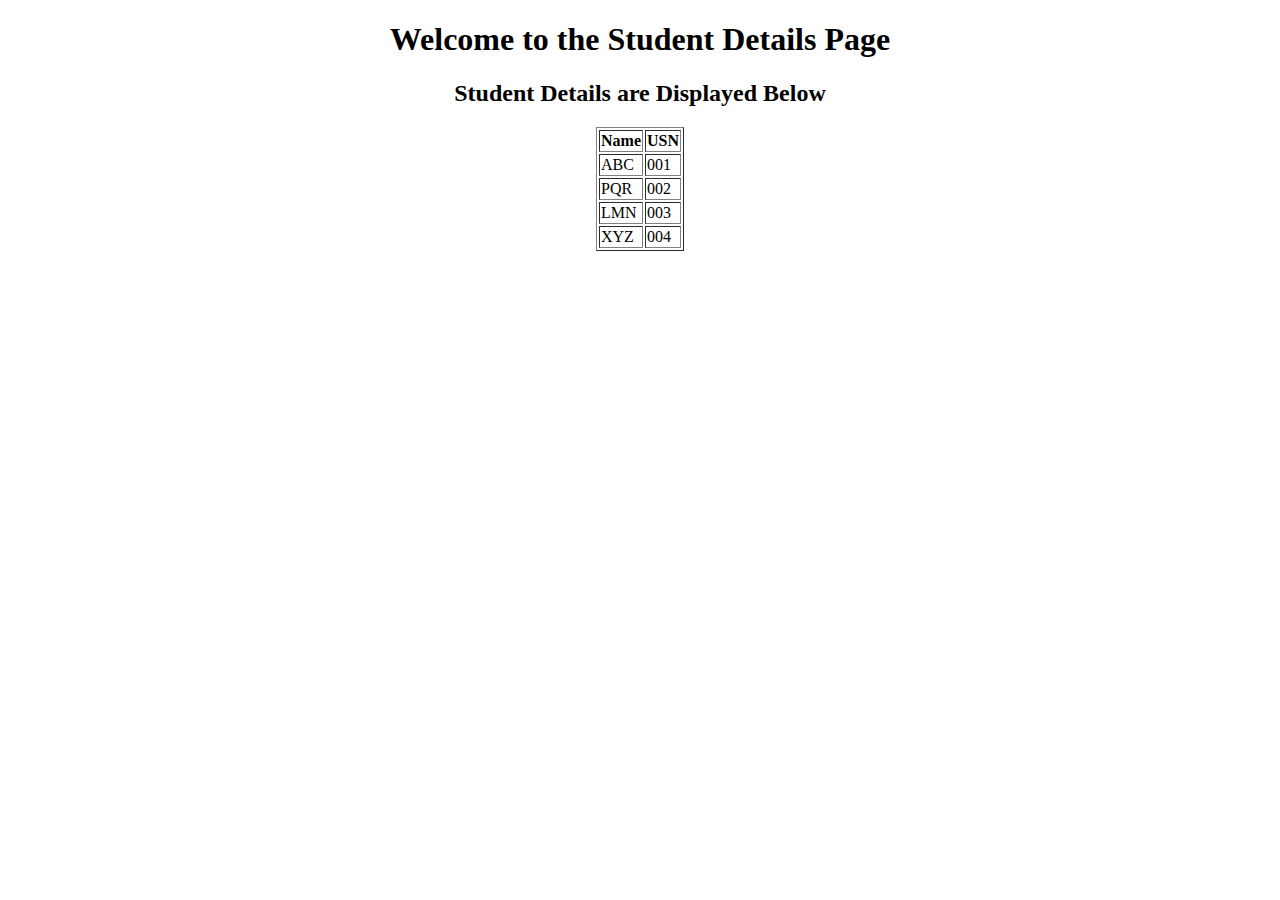
<file: index.html>
<!DOCTYPE html>
<html lang="en">
<head>
    <meta charset="UTF-8">
    <meta name="viewport" content="width=device-width, initial-scale=1.0">
    <title>Student Information</title>
</head>
<body>
    <h1 style="text-align:center">Welcome to the Student Details Page</h1>
    <h2 style="text-align:center;">Student Details are Displayed Below</h2>
    
    <table border="1px" align="center">
        <tr>
            <th>Name</th>
            <th>USN</th>
        </tr>
        <tr>
            <td>ABC</td>
            <td>001</td>
        </tr>
        <tr>
            <td>PQR</td>
            <td>002</td>
        </tr>
        <tr>
            <td>LMN</td>
            <td>003</td>
        </tr>
        <tr>
            <td>XYZ</td>
            <td>004</td>
        </tr>
    </table>
    
</body>
</html>
</file>
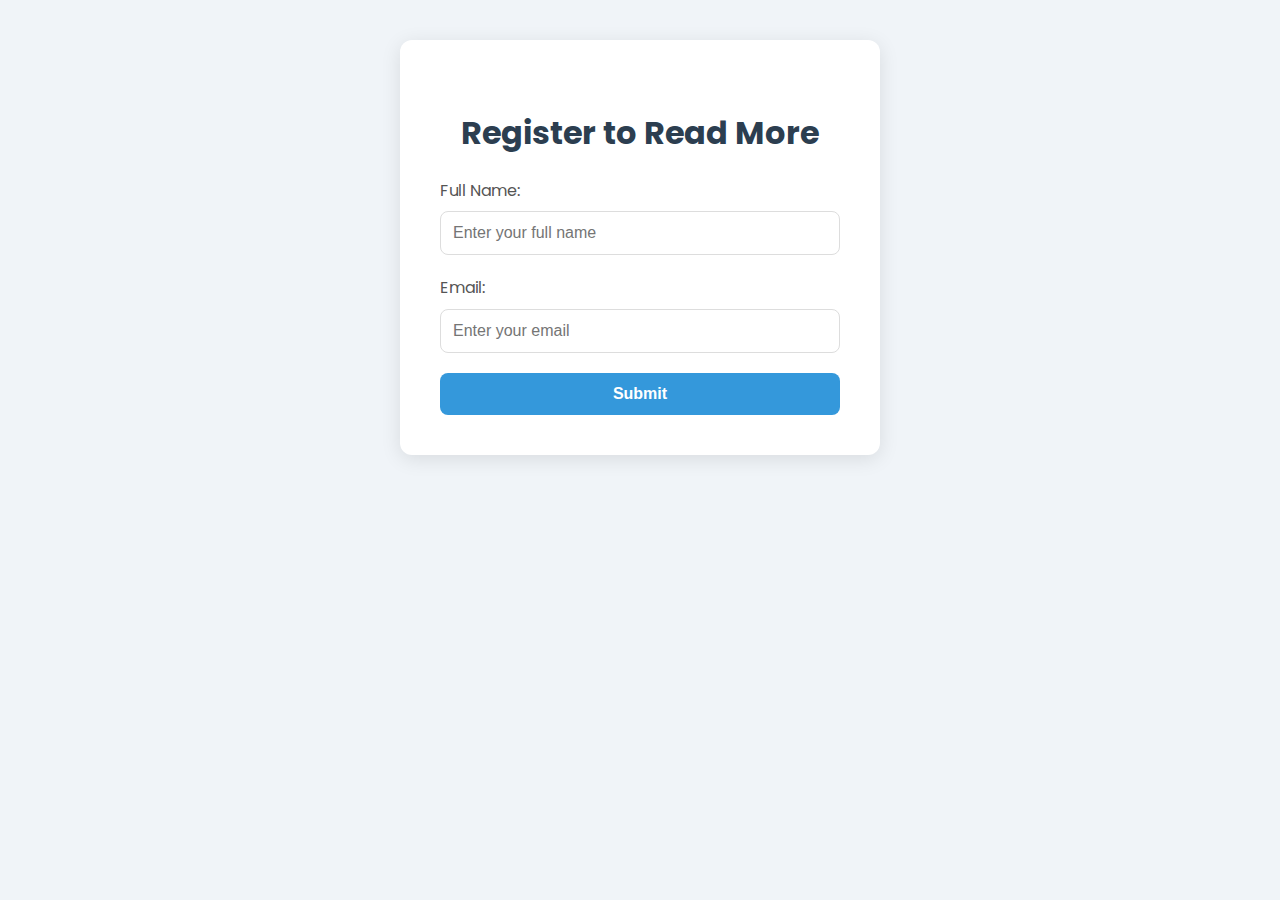
<file: news-register.html>
<!DOCTYPE html>
<html lang="en">
<head>
    <meta charset="UTF-8">
    <meta name="viewport" content="width=device-width, initial-scale=1.0">
    <title>Register for More News</title>
    <link rel="stylesheet" href="news-style.css">
    <link href="https://fonts.googleapis.com/css2?family=Poppins:wght@300;400;600&display=swap" rel="stylesheet">
</head>
<body>
    <section class="register-container">
        <h2>Register to Read More</h2>
        <form id="registrationForm">
            <label for="name">Full Name:</label>
            <input type="text" id="name" name="name" placeholder="Enter your full name" required>

            <label for="email">Email:</label>
            <input type="email" id="email" name="email" placeholder="Enter your email" required>

            <button type="submit">Submit</button>
        </form>
    </section>

    <script>
        document.getElementById("registrationForm").addEventListener("submit", function(event) {
            event.preventDefault();
            alert("Thank you for registering! Redirecting to the main page...");
            setTimeout(() => {
                window.location.href = "news.html";
            }, 1500);
        });
    </script>
</body>
</html>
</file>
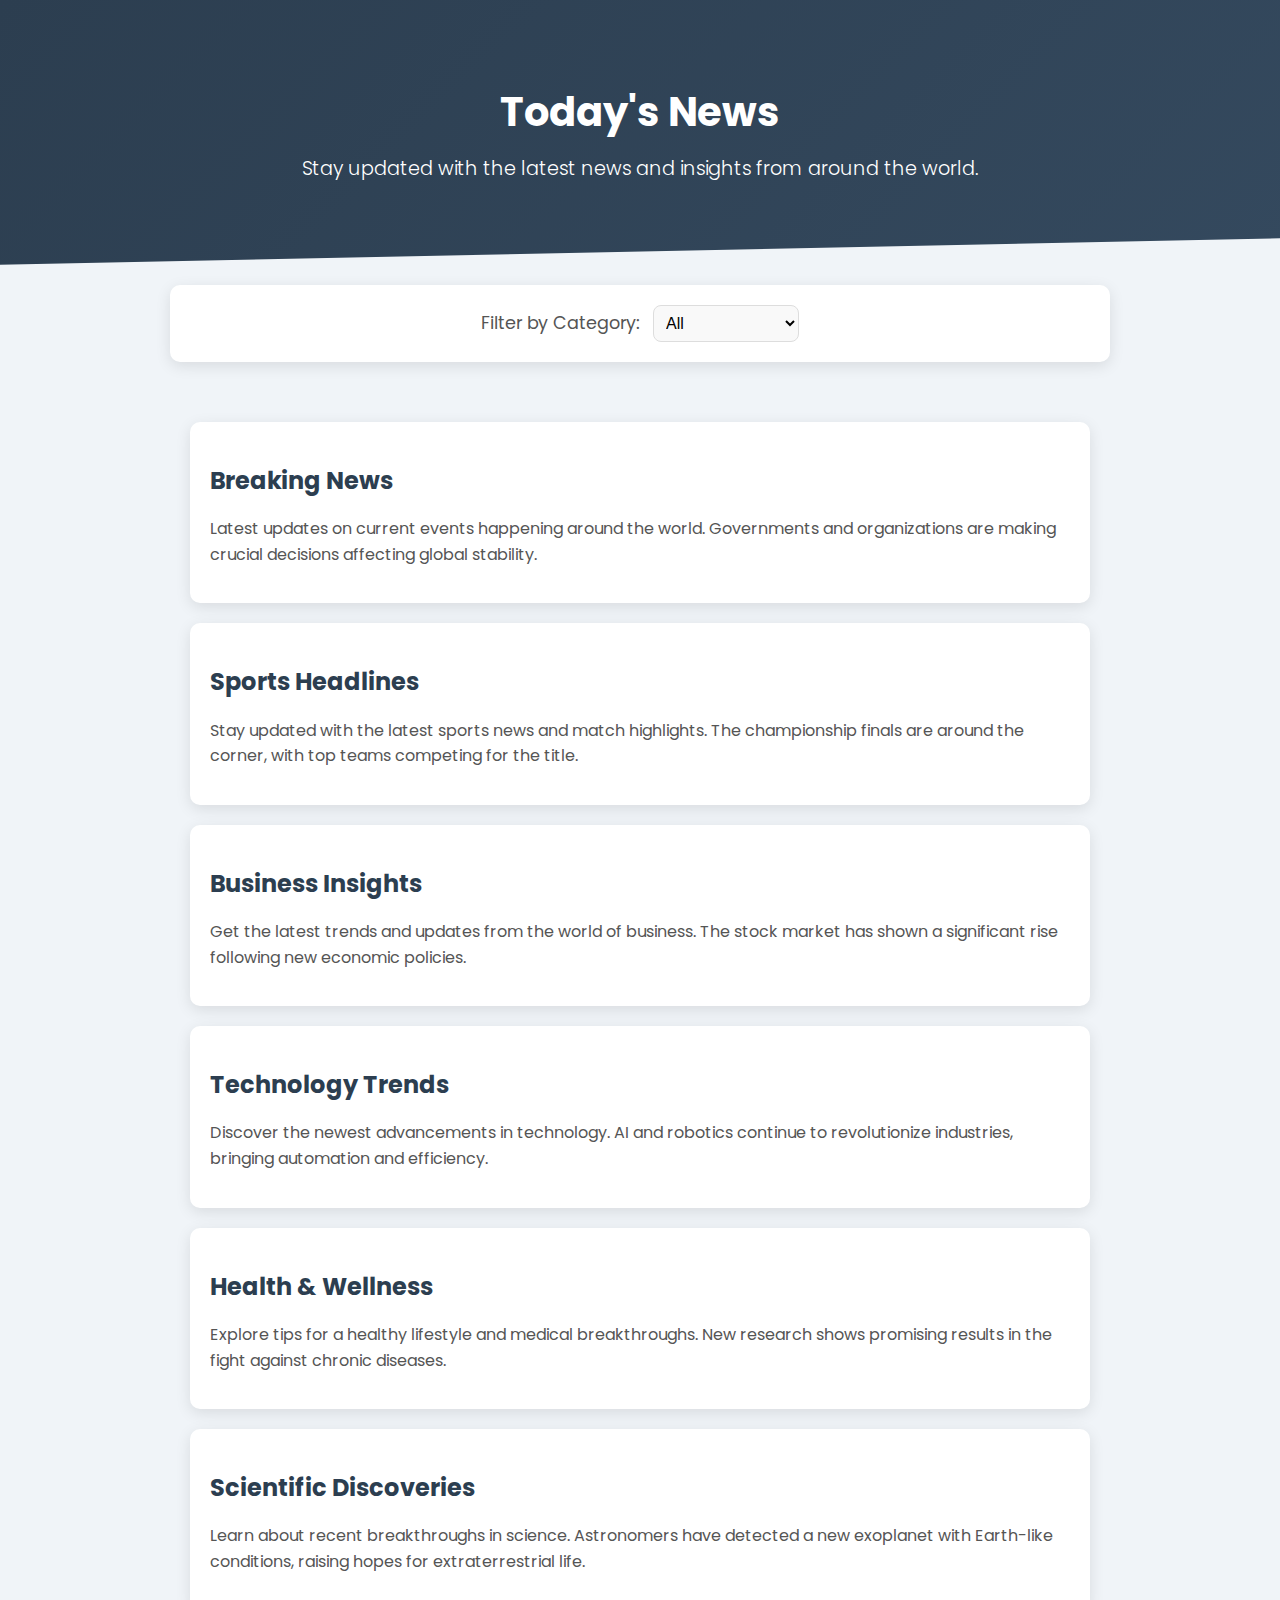
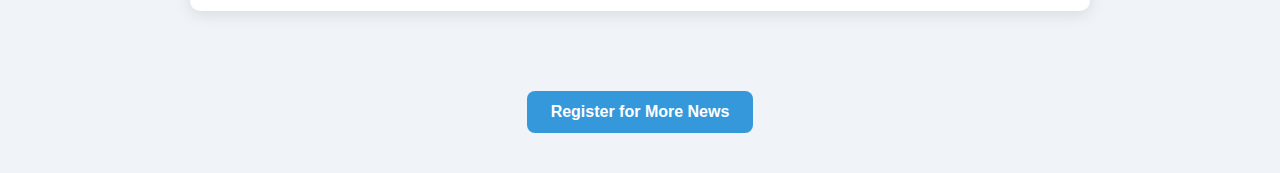
<file: news.html>
<!DOCTYPE html>
<html lang="en">
<head>
    <meta charset="UTF-8">
    <meta name="viewport" content="width=device-width, initial-scale=1.0">
    <title>Simple News Page</title>
    <link rel="stylesheet" href="news-style.css">
    <link href="https://fonts.googleapis.com/css2?family=Poppins:wght@300;400;600&display=swap" rel="stylesheet">
    <script>
        function filterNews() {
            var category = document.getElementById("categoryFilter").value;
            var articles = document.getElementsByTagName("article");
            
            for (var i = 0; i < articles.length; i++) {
                if (category === "all" || articles[i].classList.contains(category)) {
                    articles[i].style.display = "block";
                } else {
                    articles[i].style.display = "none";
                }
            }
        }
    </script>
</head>
<body>
    <header>
        <h1>Today's News</h1>
        <p>Stay updated with the latest news and insights from around the world.</p>
    </header>

    <section class="filter-container">
        <label for="categoryFilter">Filter by Category:</label>
        <select id="categoryFilter" onchange="filterNews()">
            <option value="all">All</option>
            <option value="breaking">Breaking News</option>
            <option value="sports">Sports</option>
            <option value="business">Business</option>
            <option value="technology">Technology</option>
            <option value="health">Health</option>
            <option value="science">Science</option>
        </select>
    </section>

    <section class="news-container">
        <article class="breaking">
            <h2>Breaking News</h2>
            <p>Latest updates on current events happening around the world. Governments and organizations are making crucial decisions affecting global stability.</p>
        </article>

        <article class="sports">
            <h2>Sports Headlines</h2>
            <p>Stay updated with the latest sports news and match highlights. The championship finals are around the corner, with top teams competing for the title.</p>
        </article>

        <article class="business">
            <h2>Business Insights</h2>
            <p>Get the latest trends and updates from the world of business. The stock market has shown a significant rise following new economic policies.</p>
        </article>

        <article class="technology">
            <h2>Technology Trends</h2>
            <p>Discover the newest advancements in technology. AI and robotics continue to revolutionize industries, bringing automation and efficiency.</p>
        </article>

        <article class="health">
            <h2>Health & Wellness</h2>
            <p>Explore tips for a healthy lifestyle and medical breakthroughs. New research shows promising results in the fight against chronic diseases.</p>
        </article>

        <article class="science">
            <h2>Scientific Discoveries</h2>
            <p>Learn about recent breakthroughs in science. Astronomers have detected a new exoplanet with Earth-like conditions, raising hopes for extraterrestrial life.</p>
        </article>
    </section>

    <div class="read-more-container">
        <button class="read-more" onclick="window.location.href='news-register.html'">Register for More News</button>
    </div>
</body>
</html>
</file>
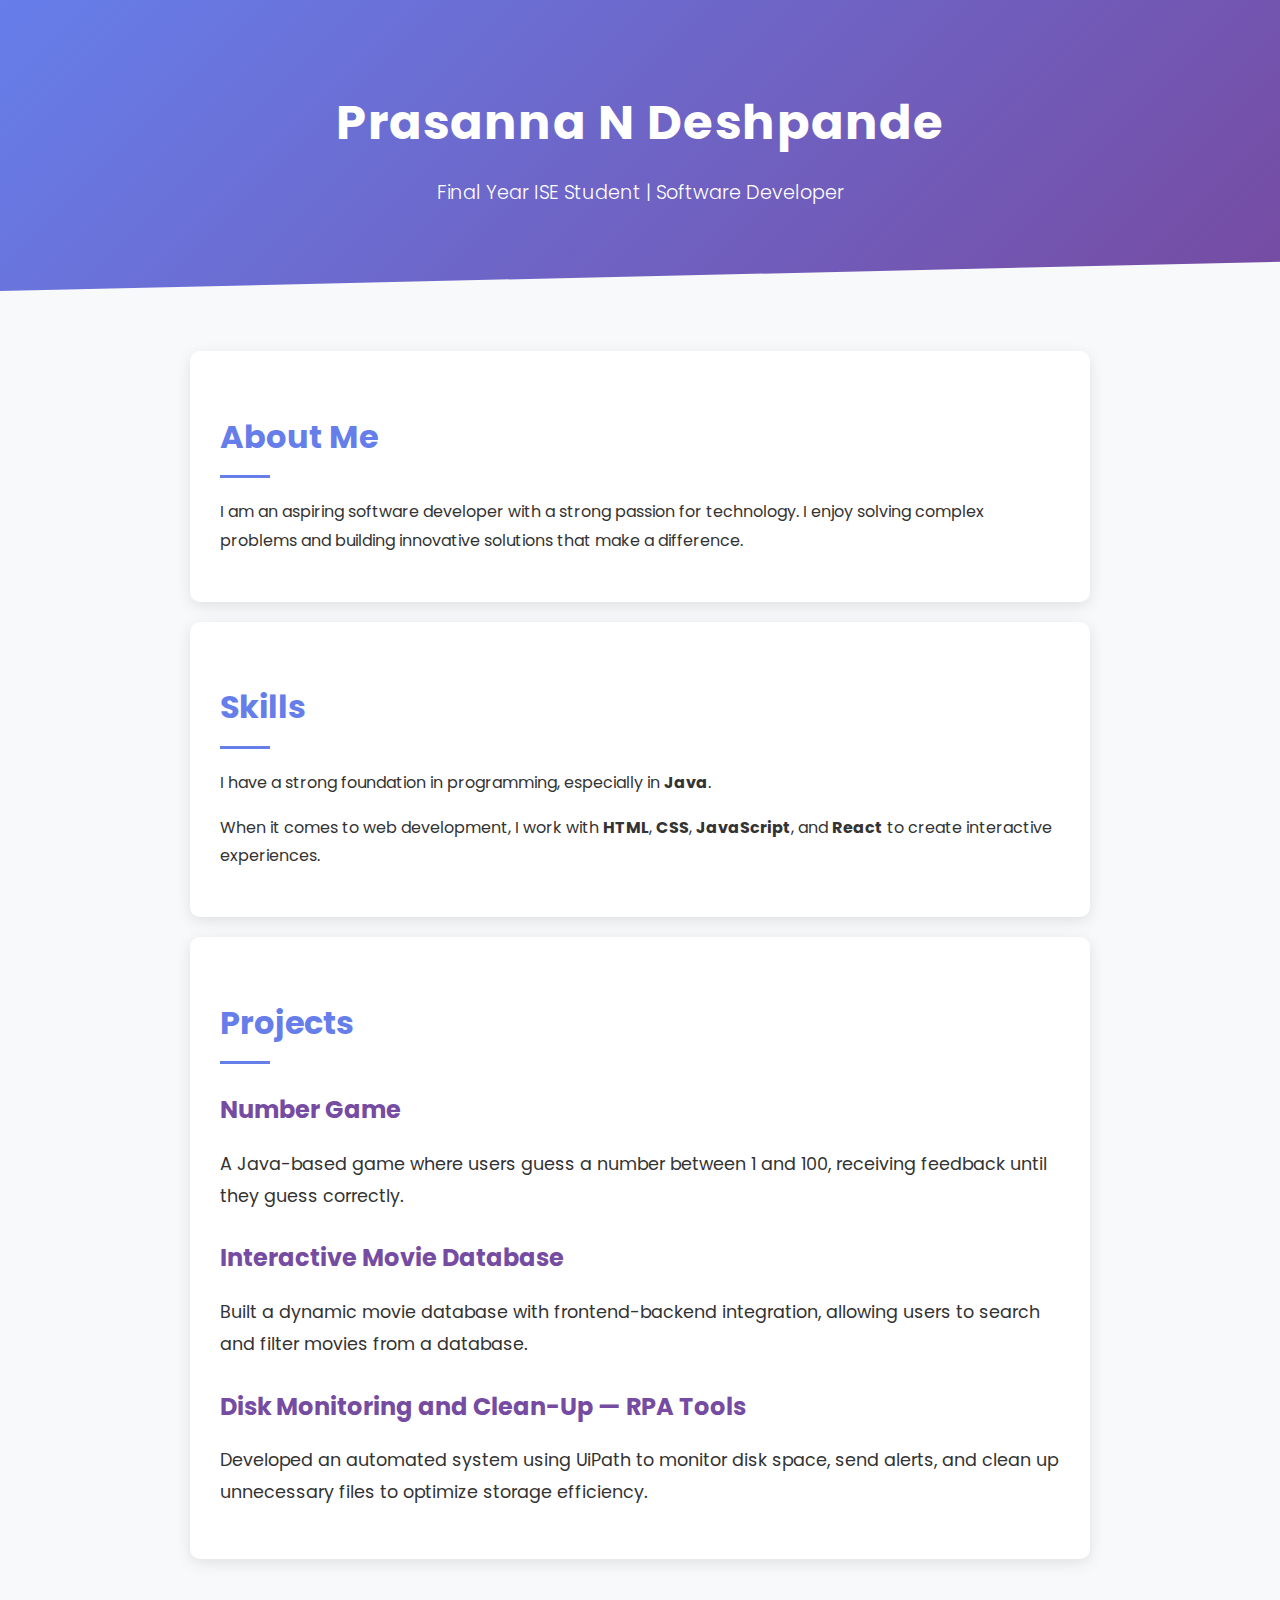
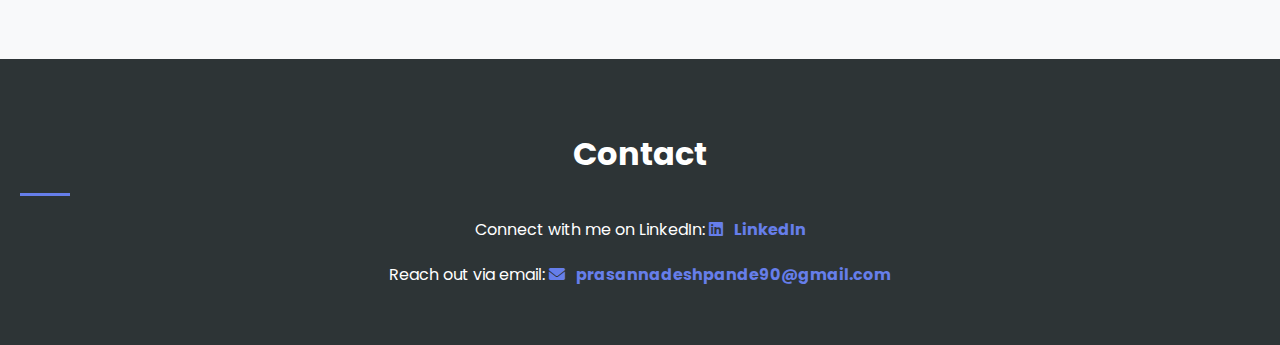
<file: portfolio.html>
<!DOCTYPE html>
<html lang="en">
<head>
    <meta charset="UTF-8">
    <meta name="viewport" content="width=device-width, initial-scale=1.0">
    <title>Portfolio - Prasanna N Deshpande</title>
    <link rel="stylesheet" href="style.css">
    <link href="https://fonts.googleapis.com/css2?family=Poppins:wght@300;400;600&display=swap" rel="stylesheet">
    <link rel="stylesheet" href="https://cdnjs.cloudflare.com/ajax/libs/font-awesome/6.0.0/css/all.min.css">
</head>
<body>

    <header>
        <div class="header-content">
            <h1>Prasanna N Deshpande</h1>
            <p>Final Year ISE Student | Software Developer</p>
        </div>
    </header>

    <main>
        <section class="about-me">
            <h2>About Me</h2>
            <p>I am an aspiring software developer with a strong passion for technology. I enjoy solving complex problems and building innovative solutions that make a difference.</p>
        </section>

        <section class="skills">
            <h2>Skills</h2>
            <p>I have a strong foundation in programming, especially in <strong>Java</strong>.</p>
            <p>When it comes to web development, I work with <strong>HTML</strong>, <strong>CSS</strong>, <strong>JavaScript</strong>, and <strong>React</strong> to create interactive experiences.</p>
        </section>

        <section class="projects">
            <h2>Projects</h2>
            <div class="project-item">
                <h3>Number Game</h3>
                <p>A Java-based game where users guess a number between 1 and 100, receiving feedback until they guess correctly.</p>
            </div>
            <div class="project-item">
                <h3>Interactive Movie Database</h3>
                <p>Built a dynamic movie database with frontend-backend integration, allowing users to search and filter movies from a database.</p>
            </div>
            <div class="project-item">
                <h3>Disk Monitoring and Clean-Up — RPA Tools</h3>
                <p>Developed an automated system using UiPath to monitor disk space, send alerts, and clean up unnecessary files to optimize storage efficiency.</p>
            </div>
        </section>
    </main>

    <footer>
        <h2>Contact</h2>
        <p>Connect with me on LinkedIn: <a href="https://www.linkedin.com/in/prasanna-n-deshpande-290b79237/" target="_blank"><i class="fab fa-linkedin"></i> LinkedIn</a></p>
        <p>Reach out via email: <a href="mailto:prasannadeshpande90@gmail.com"><i class="fas fa-envelope"></i> prasannadeshpande90@gmail.com</a></p>
    </footer>

</body>
</html>
</file>
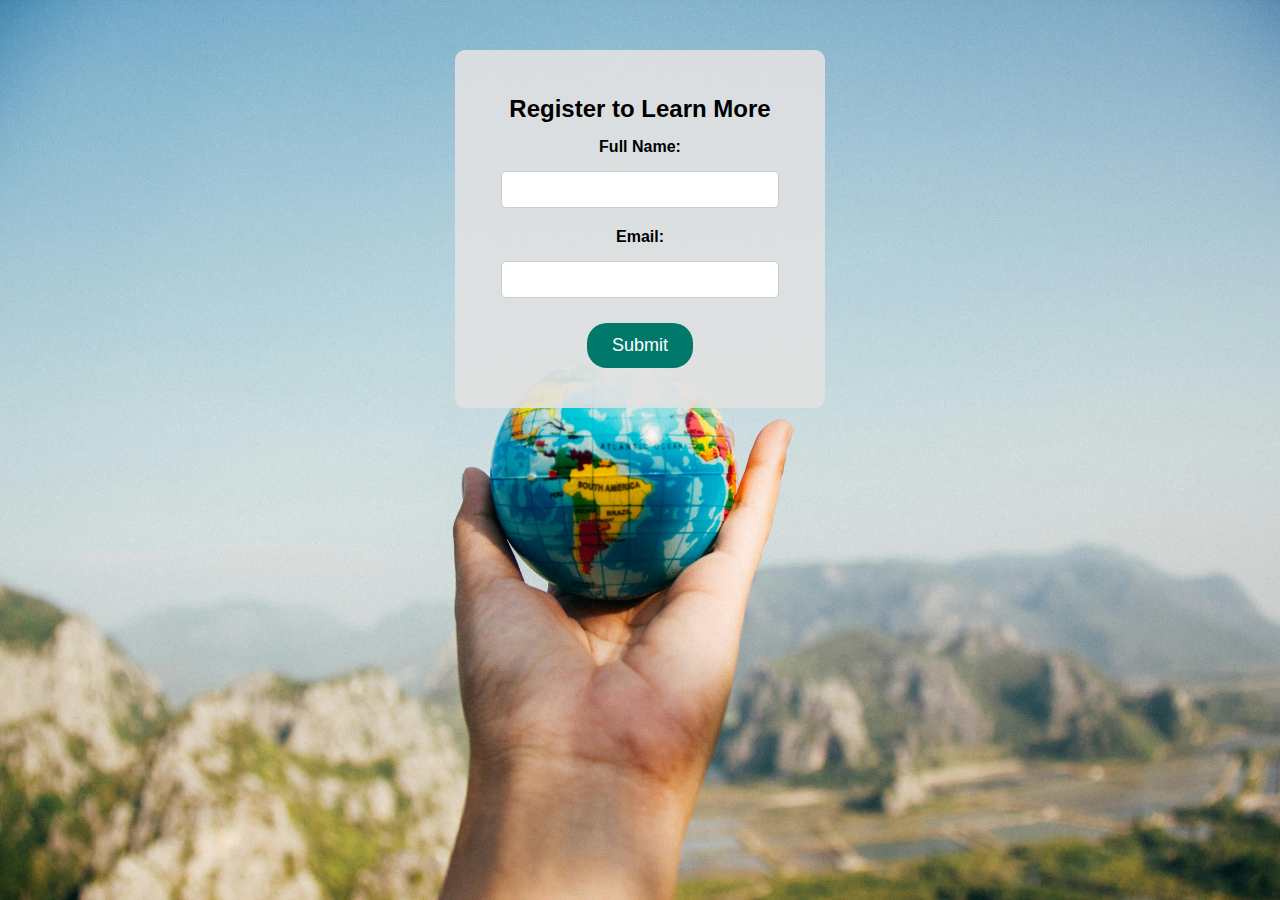
<file: travel-register.html>
<!DOCTYPE html>
<html lang="en">
<head>
    <meta charset="UTF-8">
    <meta name="viewport" content="width=device-width, initial-scale=1.0">
    <title>Register for More Info</title>
    <link rel="stylesheet" href="travel-style.css">
</head>
<body>
    <div class="form-container">
        <h2>Register to Learn More</h2>
        <form id="registrationForm">
            <label for="name">Full Name:</label>
            <input type="text" id="name" name="name" required>

            <label for="email">Email:</label>
            <input type="email" id="email" name="email" required>

            <button type="submit">Submit</button>
        </form>
    </div>

    <script>
        document.getElementById("registrationForm").addEventListener("submit", function(event) {
            event.preventDefault();
            alert("Thank You! Redirecting to the main page...");
            setTimeout(() => {
                window.location.href = "travel.html"; 
            }, 1500);
        });
    </script>
</body>
</html>
</file>
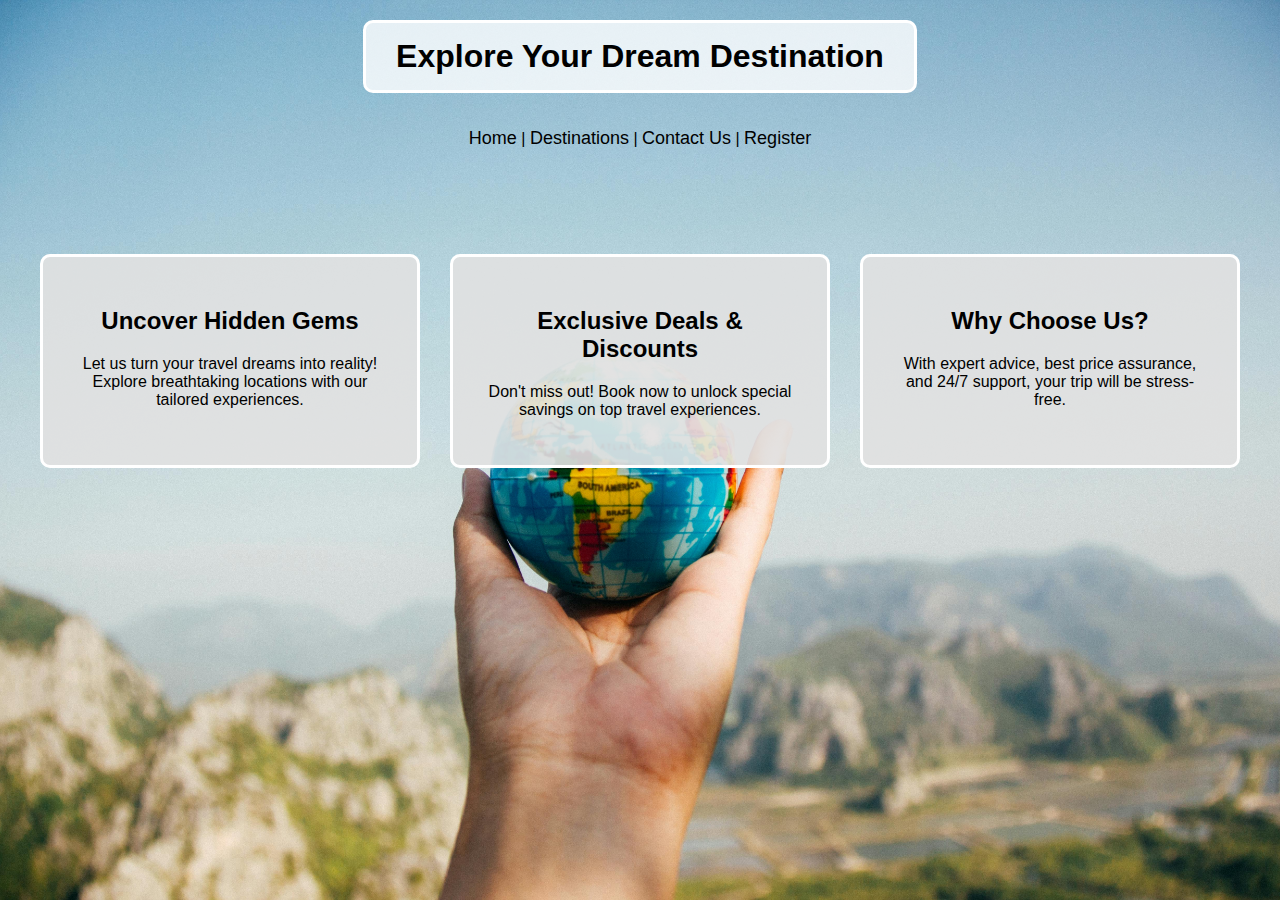
<file: travel.html>
<!DOCTYPE html>
<html lang="en">
<head>
    <meta charset="UTF-8">
    <meta name="viewport" content="width=device-width, initial-scale=1.0">
    <title>Dream Destinations</title>
    <link rel="stylesheet" href="travel-style.css">
</head>
<body>
    <div class="container2">
        <header>
            <h1>Explore Your Dream Destination</h1>
        </header>
    </div>

    <div class="id1">
        <nav>
            <a href="#" onclick="resetPage()">Home</a> |
            <a href="#" onclick="showDestinations()">Destinations</a> |
            <a href="#" onclick="showContact()">Contact Us</a> |
            <a href="travel-register.html" id="registerLink">Register</a>
        </nav>
    </div>

    <section class="container">
        <article class="box">
            <h2>Uncover Hidden Gems</h2>
            <p>Let us turn your travel dreams into reality! Explore breathtaking locations with our tailored experiences.</p>
        </article>

        <article class="box">
            <h2>Exclusive Deals & Discounts</h2>
            <p>Don't miss out! Book now to unlock special savings on top travel experiences.</p>
        </article>

        <article class="box">
            <h2>Why Choose Us?</h2>
            <p>With expert advice, best price assurance, and 24/7 support, your trip will be stress-free.</p>
        </article>
    </section>

    <div id="destination-section" class="hidden">
        <h2>Select Your Travel Preference</h2>
        <button onclick="showInternational()">International</button>
        <button onclick="showDomestic()">Domestic Travel</button>

        <div id="internationalDestinations" class="hidden">
            <button onclick="showPackages('USA')">USA</button>
            <button onclick="showPackages('France')">France</button>
            <button onclick="showPackages('Japan')">Japan</button>
            <button onclick="showPackages('Australia')">Australia</button>
        </div>

        <div id="domesticDestinations" class="hidden">
            <button onclick="showPackages('Goa')">Goa</button>
            <button onclick="showPackages('Kerala')">Kerala</button>
            <button onclick="showPackages('Manali')">Manali</button>
            <button onclick="showPackages('Jaipur')">Jaipur</button>
        </div>
    </div>

    <div id="packages-section" class="hidden">
        <h2>Available Packages</h2>
        <div id="packageDetails"></div>
    </div>

    <section id="contact" class="contact-section hidden">
        <h2>Contact Us</h2>
        <form action="#" method="post">
            <label for="name">Name:</label>
            <input type="text" id="name" name="name" required>
            
            <label for="email">Email:</label>
            <input type="email" id="email" name="email" required>
            
            <label for="message">Message:</label>
            <textarea id="message" name="message" rows="4" required></textarea>
            
            <button type="submit">Send Message</button>
        </form>
    </section>

    <script>
        function showDestinations() {
            document.getElementById("destination-section").classList.remove("hidden");
        }

        function showInternational() {
            document.getElementById("internationalDestinations").classList.remove("hidden");
            document.getElementById("domesticDestinations").classList.add("hidden");
        }

        function showDomestic() {
            document.getElementById("domesticDestinations").classList.remove("hidden");
            document.getElementById("internationalDestinations").classList.add("hidden");
        }

        function showPackages(country) {
            document.getElementById("packages-section").classList.remove("hidden");
            
            const packages = {
                "USA": [
                    { name: "New York Explorer", price: "$2000" },
                    { name: "California Beach Tour", price: "$2500" }
                ],
                "France": [
                    { name: "Paris Romantic Getaway", price: "$2200" },
                    { name: "French Riviera Tour", price: "$2700" }
                ],
                "Japan": [
                    { name: "Tokyo Highlights", price: "$1800" },
                    { name: "Kyoto Cultural Retreat", price: "$2300" }
                ],
                "Australia": [
                    { name: "Sydney Adventure", price: "$2100" },
                    { name: "Great Barrier Reef Tour", price: "$2900" }
                ],
                "Goa": [
                    { name: "Goa Beach Retreat", price: "₹15,000" },
                    { name: "Luxury Resort Stay", price: "₹25,000" }
                ],
                "Kerala": [
                    { name: "Backwater Cruise", price: "₹18,000" },
                    { name: "Hill Station Retreat", price: "₹22,000" }
                ],
                "Manali": [
                    { name: "Himalayan Adventure", price: "₹20,000" },
                    { name: "Skiing and Snowboarding", price: "₹30,000" }
                ],
                "Jaipur": [
                    { name: "Royal Rajasthan Tour", price: "₹17,000" },
                    { name: "Heritage Walk & Stay", price: "₹21,000" }
                ]
            };

            const selectedPackages = packages[country] || [];
            let packageDetailsHTML = `<h3>Travel Packages for ${country}:</h3>`;
            
            selectedPackages.forEach(pkg => {
                packageDetailsHTML += `<p><strong>${pkg.name}</strong> - ${pkg.price}</p>`;
            });

            document.getElementById("packageDetails").innerHTML = packageDetailsHTML;
        }

        function showContact() {
            document.getElementById("contact").classList.remove("hidden");
            document.getElementById("contact").scrollIntoView({ behavior: "smooth" });
        }

        function resetPage() {
            document.getElementById("destination-section").classList.add("hidden");
            document.getElementById("packages-section").classList.add("hidden");
            document.getElementById("contact").classList.add("hidden");
            window.scrollTo({ top: 0, behavior: "smooth" });
        }
    </script>
</body>
</html>
</file>
<file: news-style.css>
body {
    font-family: 'Poppins', sans-serif;
    margin: 0;
    padding: 0;
    background-color: #f0f4f8; 
    color: #333;
    line-height: 1.6;
}

header {
    background: linear-gradient(135deg, #2c3e50, #34495e); 
    color: #fff;
    text-align: center;
    padding: 80px 20px;
    clip-path: polygon(0 0, 100% 0, 100% 90%, 0 100%); 
}

header h1 {
    margin: 0;
    font-size: 2.5em;
    font-weight: bold;
}

header p {
    margin: 10px 0 0;
    font-size: 1.2em;
    font-weight: 300;
}

.filter-container {
    text-align: center;
    margin: 20px 0;
    padding: 20px;
    background: #fff;
    border-radius: 10px;
    box-shadow: 0 4px 15px rgba(0, 0, 0, 0.1);
    max-width: 900px;
    margin: 20px auto;
}

.filter-container label {
    font-size: 1.1em;
    color: #555;
}

.filter-container select {
    padding: 8px;
    border: 1px solid #ddd;
    border-radius: 8px;
    font-size: 1em;
    margin-left: 10px;
    background: #f9f9f9;
}

.news-container {
    max-width: 900px;
    margin: 0 auto;
    padding: 20px;
}

article {
    background: #fff;
    margin: 20px 0;
    padding: 20px;
    border-radius: 10px;
    box-shadow: 0 4px 15px rgba(0, 0, 0, 0.1);
    transition: transform 0.3s ease, box-shadow 0.3s ease;
}

article:hover {
    transform: translateY(-5px);
    box-shadow: 0 8px 20px rgba(0, 0, 0, 0.15);
}

article h2 {
    color: #2c3e50; 
    margin-bottom: 10px;
}

article p {
    font-size: 1em;
    color: #555;
}

.read-more-container {
    text-align: center;
    margin: 40px 0;
}

.read-more {
    padding: 12px 24px;
    background: #3498db; 
    color: #fff;
    border: none;
    border-radius: 8px;
    font-size: 1em;
    font-weight: 600;
    cursor: pointer;
    transition: background 0.3s ease, transform 0.3s ease;
}

.read-more:hover {
    background: #2980b9; 
    transform: translateY(-2px);
}

.read-more:active {
    transform: translateY(0);
}

.register-container {
    background: #fff;
    max-width: 400px;
    margin: 40px auto;
    padding: 40px;
    border-radius: 12px;
    box-shadow: 0 4px 20px rgba(0, 0, 0, 0.1);
    text-align: center;
}

.register-container h2 {
    margin-bottom: 20px;
    font-size: 2em;
    color: #2c3e50; 
}

.register-container form {
    display: flex;
    flex-direction: column;
}

.register-container label {
    margin-bottom: 8px;
    font-size: 1em;
    color: #555;
    text-align: left;
}

.register-container input {
    padding: 12px;
    margin-bottom: 20px;
    border: 1px solid #ddd;
    border-radius: 8px;
    font-size: 1em;
    outline: none;
    transition: border-color 0.3s ease;
}

.register-container input:focus {
    border-color: #3498db; 
}

.register-container button {
    padding: 12px;
    background: #3498db; 
    color: #fff;
    border: none;
    border-radius: 8px;
    font-size: 1em;
    font-weight: 600;
    cursor: pointer;
    transition: background 0.3s ease, transform 0.3s ease;
}

.register-container button:hover {
    background: #2980b9; 
    transform: translateY(-2px);
}

.register-container button:active {
    transform: translateY(0);
}


@media (max-width: 768px) {
    header {
        padding: 40px 20px;
    }

    h1 {
        font-size: 2em;
    }

    .filter-container select {
        font-size: 0.9em;
    }

    .news-container {
        padding: 10px;
    }

    article {
        padding: 15px;
    }

    .read-more {
        padding: 10px 20px;
    }

    .register-container {
        padding: 20px;
    }
}
</file>
<file: style.css>
body {
    font-family: 'Poppins', sans-serif;
    margin: 0;
    padding: 0;
    background-color: #f8f9fa; 
    color: #333; 
    line-height: 1.8;
}

header {
    background: linear-gradient(135deg, #667eea, #764ba2); 
    color: #fff;
    text-align: center;
    padding: 80px 20px;
    clip-path: polygon(0 0, 100% 0, 100% 90%, 0 100%); 
}

header h1 {
    margin: 0;
    font-size: 3em;
    font-weight: bold;
    letter-spacing: 1.5px;
}

header p {
    margin: 10px 0 0;
    font-size: 1.2em;
    font-weight: 300;
}

main {
    padding: 40px 20px;
    max-width: 900px;
    margin: 0 auto;
}

section {
    background: #fff;
    margin: 20px 0;
    padding: 30px;
    border-radius: 10px;
    box-shadow: 0 4px 15px rgba(0, 0, 0, 0.1); 
}

h2 {
    color: #667eea; 
    font-size: 2em;
    margin-bottom: 20px;
    position: relative;
}

h2::after {
    content: '';
    display: block;
    width: 50px;
    height: 3px;
    background: #667eea; 
    margin-top: 10px;
}

.project-item {
    margin-bottom: 20px;
}

.project-item h3 {
    color: #764ba2; 
    font-size: 1.5em;
    margin-bottom: 10px;
}

.project-item p {
    font-size: 1.1em;
    line-height: 1.8;
}

footer {
    background: #2d3436; 
    color: #fff;
    text-align: center;
    padding: 40px 20px;
    margin-top: 40px;
}

footer h2 {
    color: #fff;
    margin-bottom: 20px;
}

footer a {
    color: #667eea; 
    text-decoration: none;
    font-weight: bold;
}

footer a:hover {
    text-decoration: underline;
    color: #764ba2; 
}

footer i {
    margin-right: 8px;
}


@media (max-width: 768px) {
    header {
        padding: 60px 20px;
    }

    header h1 {
        font-size: 2.2em;
    }

    header p {
        font-size: 1em;
    }

    h2 {
        font-size: 1.8em;
    }

    section {
        padding: 20px;
    }
}
</file>
<file: travel-style.css>
body {
    background-image: url(background-img.jpg);
    background-repeat: no-repeat;
    background-attachment: fixed;
    background-position: center;
    background-size: cover;
    margin: 0;
    padding: 0;
    box-sizing: border-box;
    font-family: Arial, sans-serif;
}

.container2 {
    text-align: center;
}

h1 {
    margin: 20px;
    border-style: solid;
    background-color: rgba(255, 255, 255, 0.8);
    display: inline-block;
    border-radius: 10px;
    border-color: white;
    padding: 15px 30px;
}

a {
    color: black;
    text-decoration: none;
    font-size: 18px;
}

a:hover {
    color: blue;
}

.id1 {
    padding: 15px;
    margin-bottom: 50px;
    text-align: center;
}

.container {
    display: flex;
    justify-content: center;
    gap: 30px;
    padding: 40px;
}

.box {
    color: black;
    border-style: solid;
    border-color: white;
    border-radius: 10px;
    padding: 30px;
    background: rgba(225, 225, 225, 0.9);
    text-align: center;
    width: 30%;
}

#destination-section, #packages-section {
    color: black;
    border-style: solid;
    border-color: white;
    border-radius: 10px;
    padding: 30px;
    background: rgba(225, 225, 225, 0.9);
    margin: 30px auto;
    width: 60%;
    text-align: center;
}

button {
    margin-bottom: 20px;
    padding: 12px 25px;
    font-size: 18px;
    background-color: #00796b;
    color: white;
    border: none;
    border-radius: 20px;
    cursor: pointer;
    margin: 15px auto; 
    text-align: left;
    
}

button:hover {
    background-color: #004d40;
}


.form-container {
    width: 25%; 
    margin: 50px auto;
    padding: 25px;
    background: rgba(225, 225, 225, 0.9);
    border-radius: 10px;
    text-align: center;
}

.form-container h2 {
    margin-bottom: 15px;
}

label {
    display: block;
    margin: 10px 0 5px;
    font-weight: bold;
}

input, textarea {
    width: 80%; 
    max-width: 400px; 
    padding: 10px;
    margin: 10px auto;
    border: 1px solid #ccc;
    border-radius: 5px;
}

textarea {
    width: 80%; 
    max-width: 400px; 
    height: 100px; 
    padding: 10px;
    border: 1px solid #ccc;
    border-radius: 5px;
    resize: none;
}

.hidden {
    display: none;
}
</file>
